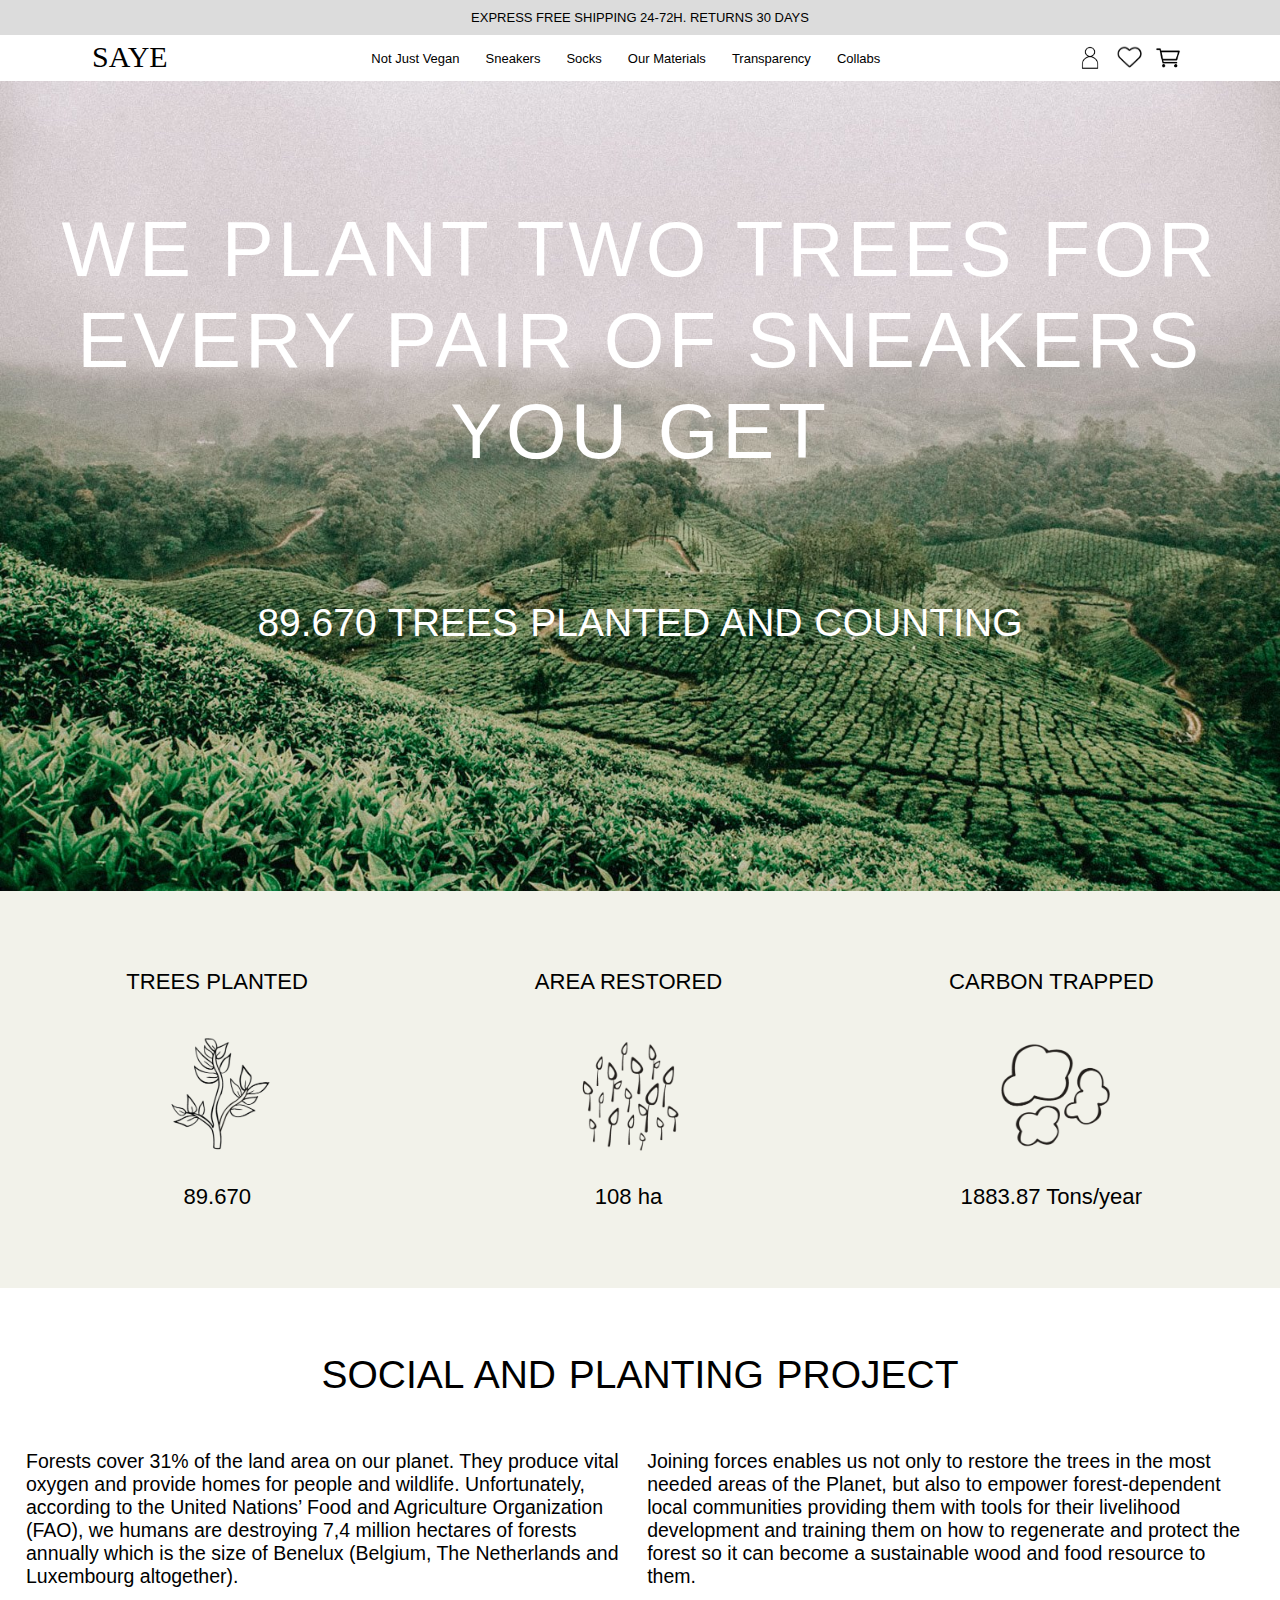
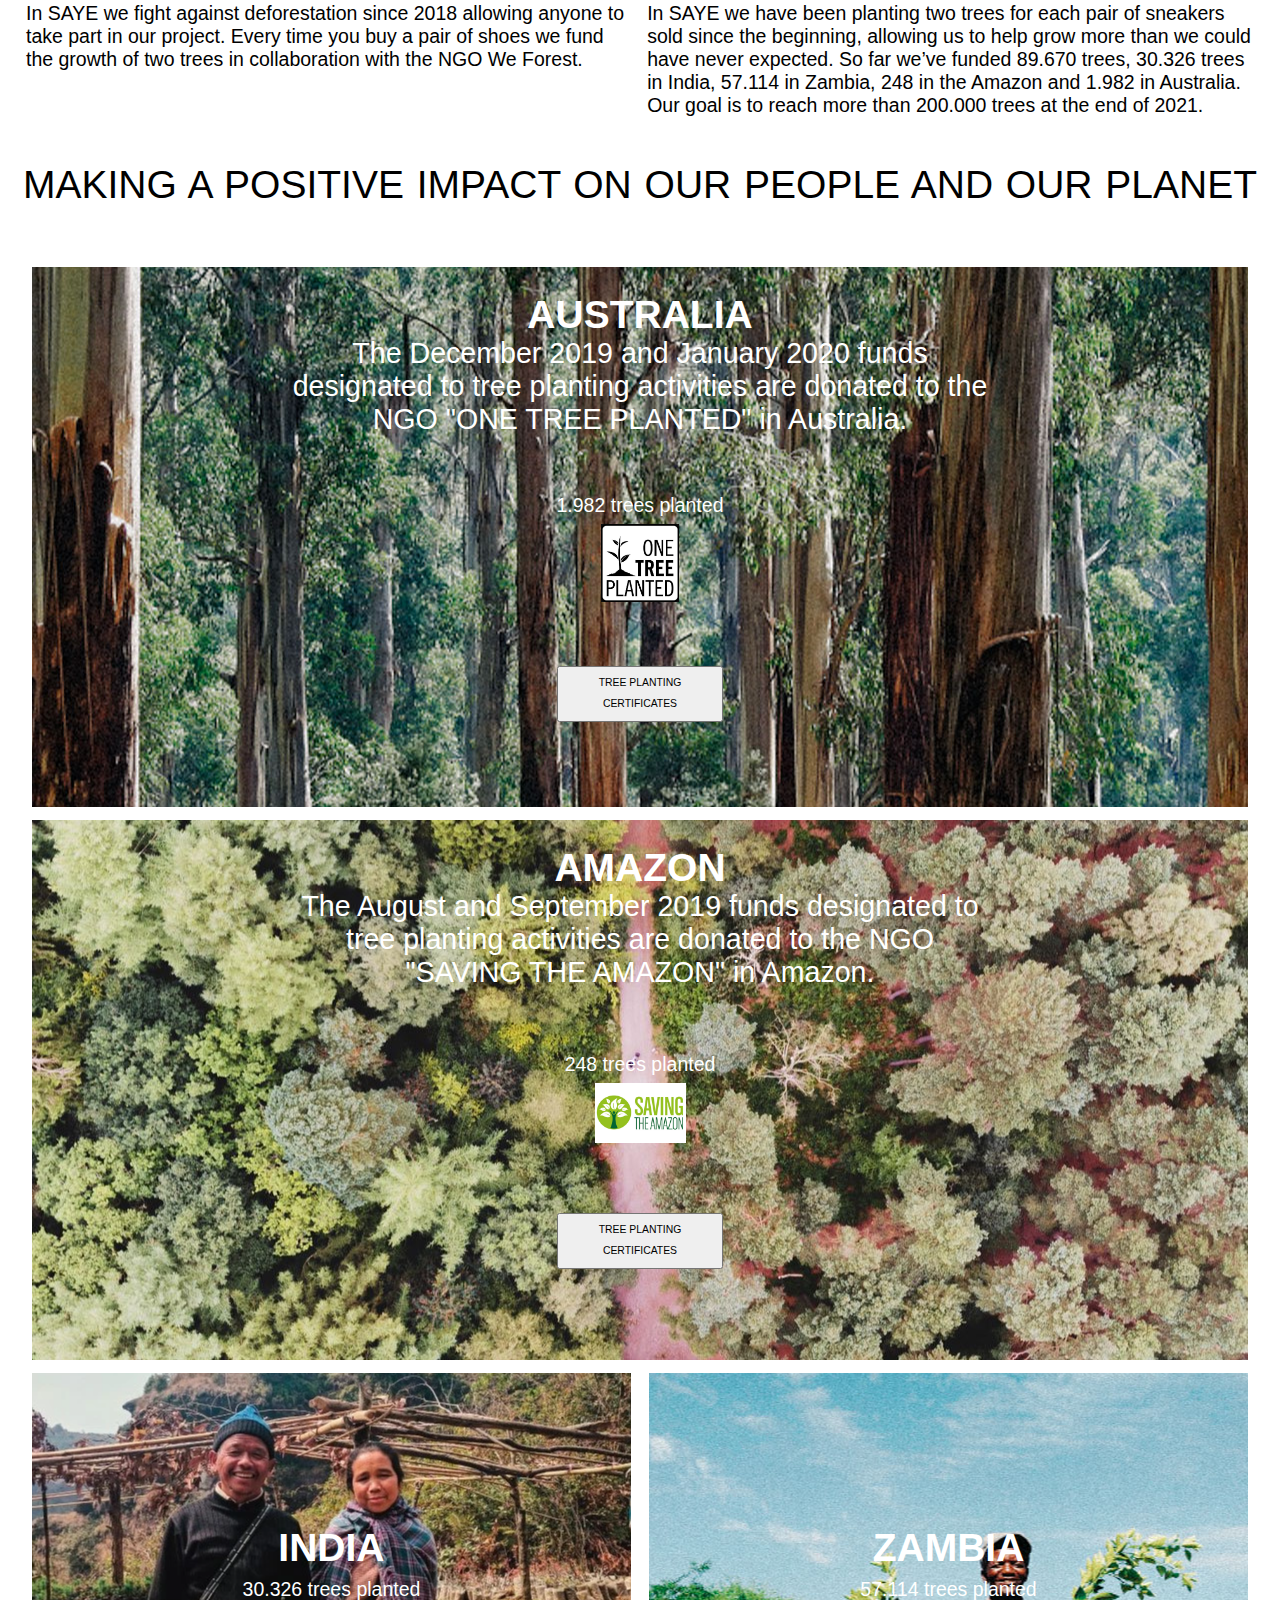
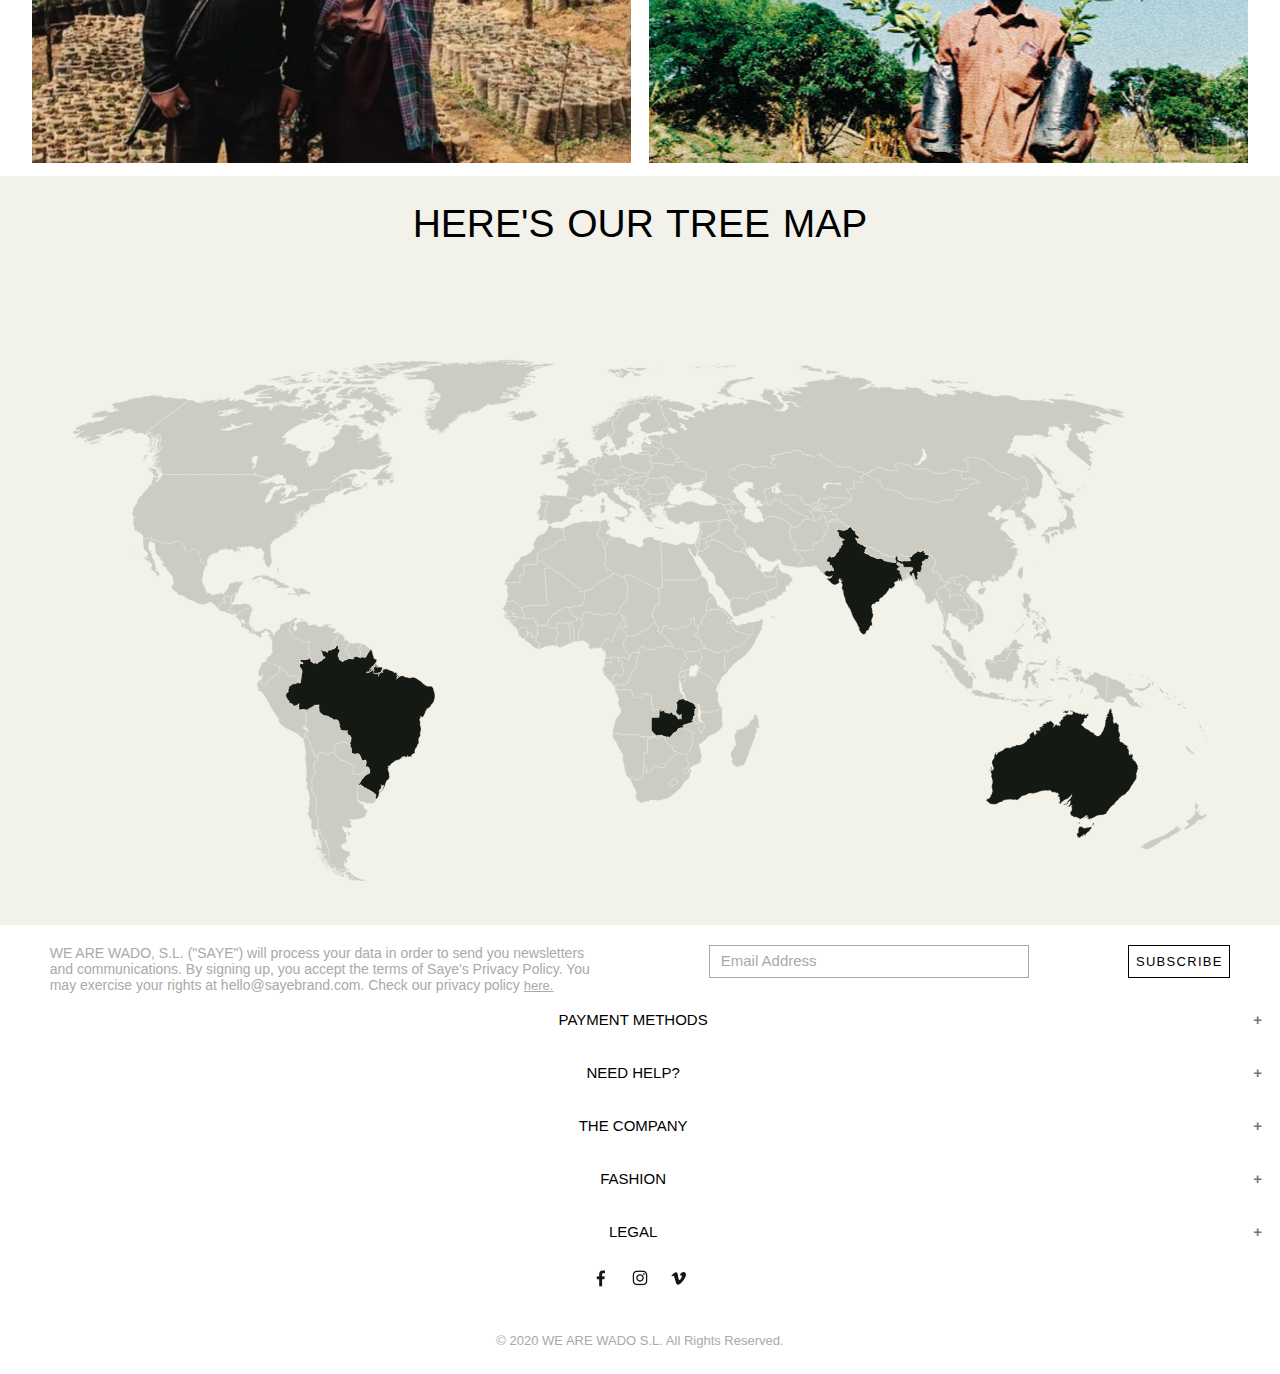
<file: reforestation.html>
<!doctype html>
<html lang="en">
	
<head>
	<meta charset="UTF-8">
	<meta name="author" content="Merel Thuis">
	<meta name="viewport" content="width=device-width, initial-scale=1">
	
	<title>SAYE</title>
	
	<link href="styles/style.css" rel="stylesheet">
</head>

<body>

<header>
   
   <p>EXPRESS FREE SHIPPING 24-72H. RETURNS 30 DAYS</p>
 
   <div>
    <a href="home.html">SAYE</a>  
  
    <nav>
        <button></button>
        <ul>
            <li>Not Just Vegan</li>
            <li>Sneakers</li>
            <li>Socks</li>
            <li>Our Materials</li>
            <li>Transparency</li>
            <li>Collabs</li>
        </ul>
    </nav>

    <nav>
        <ul>        
            <li></li>
            <li></li>
            <li></li>
        </ul>
    </nav>
  </div> 
     
</header>

<main>
         
    <div>
        <h2>WE PLANT TWO TREES FOR EVERY PAIR OF SNEAKERS YOU GET</h2>
        <h3>89.670 TREES PLANTED AND COUNTING</h3>
    </div>  
    
    <div>
        <ul>
           <li>
            <h4>TREES PLANTED</h4>
            <p>89.670</p>
           </li>
           <li>
            <h4>AREA RESTORED</h4>
            <p>108 ha</p>
           </li>
           <li>
            <h4>CARBON TRAPPED</h4>
            <p>1883.87 Tons/year</p>
           </li>
        </ul>
    </div>  
    
    <article>
        <h4>SOCIAL AND PLANTING PROJECT</h4>
        <p>Forests cover 31% of the land area on our planet. They produce vital oxygen and provide homes for people and wildlife. Unfortunately, according to the United Nations’ Food and Agriculture Organization (FAO), we humans are destroying 7,4 million hectares of forests annually which is the size of Benelux (Belgium, The Netherlands and Luxembourg altogether).</p>
        <p>In SAYE we fight against deforestation since 2018 allowing anyone to take part in our project. Every time you buy a pair of shoes we fund the growth of two trees in collaboration with the NGO We Forest.</p>
        <p>Joining forces enables us not only to restore the trees in the most needed areas of the Planet, but also to empower forest-dependent local communities providing them with tools for their livelihood development and training them on how to regenerate and protect the forest so it can become a sustainable wood and food resource to them.</p>
        <p>In SAYE we have been planting two trees for each pair of sneakers sold since the beginning, allowing us to help grow more than we could have never expected. So far we’ve funded 89.670 trees, 30.326 trees in India, 57.114 in Zambia, 248 in the Amazon and 1.982 in Australia. Our goal is to reach more than 200.000 trees at the end of 2021.</p>
    </article>
   
    <section>
        <h3>MAKING A POSITIVE IMPACT ON OUR PEOPLE AND OUR PLANET</h3>
    </section>
    
   
    <ul class="countries">
        <li id="australia">
            <h3>AUSTRALIA</h3>
            <p>The December 2019 and January 2020 funds designated to tree planting activities are donated to the NGO "ONE TREE PLANTED" in Australia.</p>
            <p>1.982 trees planted</p>
            <img src="images/australiabutton.jpg" alt="one tree planted" />
            <button>TREE PLANTING CERTIFICATES</button>
        </li>
        <li id="amazon">
            <h3>AMAZON</h3>
            <p>The August and September 2019 funds designated to tree planting activities are donated to the NGO "SAVING THE AMAZON" in Amazon.</p>
            <p>248 trees planted</p>
            <img src="images/amazonbutton.png" alt="saving the amazon" />
            <button>TREE PLANTING CERTIFICATES</button>
        </li>
        <li id="india">
            <h3>INDIA</h3>
            <p>30.326 trees planted</p>
        </li>
        <li id="zambia">
            <h3>ZAMBIA</h3>
            <p>57.114 trees planted</p>
        </li>
    </ul>
     
    
    <div>
        <h4>HERE'S OUR TREE MAP</h4>
        <img src="images/map.svg" alt="map of world" />
    </div>

</main>

		
<footer>

    <form>
        <p>WE ARE WADO, S.L. ("SAYE") will process your data in order to send you newsletters and communications. By signing up, you accept the terms of Saye's Privacy Policy. You may exercise your rights at hello@sayebrand.com. Check our privacy policy <a href=..>here.</a></p>
        <input type="email" name="Email Address"  placeholder=" Email Address"/> 
        <input type="submit" value="SUBSCRIBE"/>
    </form>
    
    <div class="FAQ">
        
        <button class="accordion">PAYMENT METHODS</button>
            <ul class="panel">
                <li></li>
                <li></li>
                <li></li>
                <li></li>
                <li></li>
                <li></li>
                <li></li>
            </ul>
        
        <button class="accordion">NEED HELP&#63;</button>
            <ul class="panel">
                <li>RETURNS</li>
                <li>SHIPPING</li>
                <li>MY ORDER</li>
                <li>CONTACT US</li>
                <li>FAQs</li>
            </ul>
        
        <button class="accordion">THE COMPANY</button>
            <ul class="panel">
                <li>TEAM</li>
                <li>PRESS</li>
                <li>STORES</li>
                <li>SAYE BLOG</li>
                <li>SNEAKERS</li>
                <li>GIFT CARD</li>
            </ul>
        
        <button class="accordion">FASHION</button>
            <ul class="panel">
                <li>COLLABS</li>
                <li>LOOKBOOKS</li>
                <li>FASHION FILM</li>
            </ul>
        
        <button class="accordion">LEGAL</button>
            <ul class="panel">
                <li>COOKIES</li>
                <li>PRIVACY POLICY</li>
                <li>TERMS AND CONDITIONS</li>
            </ul>
    </div>    
    
    <ul class="socials">
        <li><img src="images/fb.png" alt="facebook"/> </li>
        <li><img src="images/insta.png" alt="instagram"/> </li>
        <li><img src="images/vimeo.png" alt="vimeo"/> </li>
    </ul>
    
    <p class="copyright"> &copy; 2020 WE ARE WADO S.L. All Rights Reserved.</p>
    
</footer>
	
	<script src="scripts/script.js"></script>

</body>
	
</html>
</file>
<file: styles/style.css>
/* CSS Document */
*, *::after, *::before {
  box-sizing:border-box;  
}

* {
    font-family: "Source Sans Pro", sans-serif;
    margin:0;
    font-size:13px;
}

ul {
    list-style: none;
    margin:0;
    padding:0;
}

/*/// HEADER ///*/
/*/// NAVIGATIEBALK ///*/
header {
    position:sticky;
    width: 100%;
    top:0;
    left:0; right:0;
    z-index:5;
    background-color:white;
}

header p {
    background-color:gainsboro;
    text-align: center;
    padding: .75em;
}

header div {
    display: flex;
    flex-wrap: nowrap;
    justify-content: space-around;
    background-color:white;
    margin: 5px 0;
}

/*///HAMBURGER///*/

header div nav:first-of-type button:first-of-type {
    position: relative;
    background-image:url('../images/hamburger.png');
    z-index: 10;
    background-color: white;
    background-position: center;
    background-size:auto 2em;
    background-repeat: no-repeat;
    cursor:pointer;
    width: 40px;
    height: 20px;
    border:none;
    margin-top: 9px
    }

header div nav:first-of-type ul {
    margin:0; padding: 6em 0 0;
    background-color:white;
    position: fixed;
    top:0; left:0;
    width: 70%;
    height: 100%;
    text-align: left;
    transform: translateX(-100%);
    transition:.5s;
}

header div nav:first-of-type ul.toonMenu {
    transform: translateX(0);
}

header div nav:first-of-type ul:first-of-type li {
    padding:.5em;
    margin-left: 1em;
}

header div nav:first-of-type ul:first-of-type li:hover {
    cursor: pointer;
    color: gainsboro;
}

nav:first-of-type {
    order:-1
}


/*///LOGO///*/
header a {
    font-size: 30px;
    font-family: Amer-Stand-Regular;
    color: black;
    text-decoration: none;
}


/*///PROFIEL-CART///*/
header nav:nth-of-type(2) ul {
    display: flex;
    flex-wrap: nowrap;
    justify-content: space-around;
}

header nav:nth-of-type(2) ul li:first-of-type {
    background-image: url('../images/profile.png');
    background-size:auto 30px;
    margin-top: 4px;
    }
header nav:nth-of-type(2) ul li:nth-of-type(2) {
    background-image: url('../images/hart.png');
    background-size:auto 40px;
    margin-top: 4px;
}
header nav:nth-of-type(2) ul li:last-of-type {
    background-image: url('../images/wishlist.png');
    background-size:auto 30px;
    margin-top: 4px;
}

header nav:nth-of-type(2) ul li {
    padding:.25em;
    height: 2.5em;
    width: 3em;
    background-size:auto 2em;
    background-position:center;
    background-repeat: no-repeat;
    text-align: center;
    font-size:1em;
}

/*/// MAIN ///*/

main div:first-of-type {
    background-image:url('../images/reforestationheader.jpeg');
    position: relative;
    display: flex;
    flex-wrap: wrap;
    justify-content: center;
    align-items: center;
    min-height: 90vh;
    width: 100%;
    margin:0; padding:0;
    background-size: cover;
    word-spacing: .1em;
}

main div:first-of-type h2 {
    font-size:3em;
    left:1em; right:1em;
    color:white;
    letter-spacing: .05em;
    text-align: center;
    font-weight: normal;
}

main div:first-of-type h3 {
    color:white;
    font-size:1.75em;
    text-align: center;
    font-weight: normal;
    margin-bottom: auto;
}

/*/// INFOGRAPHIC ///*/
div:nth-of-type(2) {
    background-color: #F2F2EA;
    text-align: center;
    padding: 1em 1em 2em 1em;
}

div:nth-of-type(2) h4 {
    font-weight: normal;
    font-size: 1.5em;
}

div:nth-of-type(2) li:nth-of-type(1) {
    background-image:url('../images/treesplanted.png');}
div:nth-of-type(2) li:nth-of-type(2) {
    background-image: url('../images/arearestored.png');}
div:nth-of-type(2) li:nth-of-type(3) {
    background-image: url('../images/carbontrapped.png');}

div:nth-of-type(2) li {
    position: relative;
    height: 15em;
    padding:.5em;
    margin-top: 1.5em;
    background-size: auto 12em;
    background-position: center 1em;
    background-repeat: no-repeat;
}

div:nth-of-type(2) li p {
    position: absolute;
    font-size: 1.5em;
    bottom:5%; left: 0; right: 0;
}

/*/// EERSTE ARTIKEL ///*/
article {
    position: relative;
    padding:2em;
    display: grid;
}

article h4 {
    text-align: center;
    padding:1em 0;
    font-weight: normal;
    font-size: 1.5em;
    word-spacing: .05em;
}

article p {
    font-size: 18px;
}

article p+p {
    margin-top: .5em;
}

/*/// QUOTE ///*/
section {
    text-align: center;
    padding: 1em;
}

section h3 {
    font-weight: normal;
    font-size: 1.5em;
    word-spacing: .05em;
}

/*/// LANDEN ///*/
.countries {
    position: relative;
    display: grid;
    padding-top: 3em;
    width: 95%;
    margin-left: 2.5%;
}

/* alle koppen in de afbeeldingen */


.countries li {
    display: flex;
    flex-direction: column;
    justify-content: center;
    align-items: center;
    color:white;
    text-align: center;
    width: 90%;
    padding: 2em;
}

/* marge tussen de li's */
.countries li+li {
    margin-top: 1em;
}

#australia {
    background-image: url('../images/australia.webp');
    background-position: center;
    min-height: 60vh;
    width: 100%;
    position: relative;
    transition: 0.3s;
}

#australia:hover, #amazon:hover, #india:hover, #zambia:hover {
    transform: translatey(-5px);
    transition: 0.3s;
}

.countries h3 {
    font-size: 3em;
}

/* positionering paragrafen */
.countries li:first-of-type p:first-of-type, .countries li:nth-of-type(2) p:first-of-type {
    font-size: 1.5em;
    margin-bottom: auto;
    width: 80%;
}

/* positionering paragrafen */
.countries li:first-of-type p:last-of-type, .countries li:nth-of-type(2) p:last-of-type {
    font-size: 1.5em;
}

/* afbeeldingen boven de buttons */
.countries img {
    width: 6em;
    margin-bottom: auto;
    margin-top: .5em;
}

#amazon img {
    width: 7em;
    margin-top: .5em;
}


#amazon {
    background-image: url('../images/amazon.webp');
    background-position: center;
    min-height: 60vh;
    width: 100%;
    position: relative;
    transition: 0.3s;
}

/* buttons in eerste twee afbeeldingen */
.countries button {
    font-size:.8em;
    width: 16em;
    padding:.5em;
    line-height: 2em;
    margin-top: .5em;
    margin-bottom: auto;
}

/* laatste twee li's */
#india {
    background-image: url('../images/india.webp');
    background-repeat: no-repeat;
    margin-bottom: 1em;
    transition: 0.3s;
}

#india h3, #zambia h3 {
    margin-top: auto;
}

#zambia {
    background-image: url('../images/zambia.webp');
    background-repeat: no-repeat;
    margin-bottom: 1em;
    transition: 0.3s;
}

.countries li:nth-of-type(3), .countries li:last-of-type {
    background-position: center;
    height: 50vh;
    width: 100%;
    position: relative;
}

.countries li:nth-of-type(3) p, .countries li:last-of-type p {
/*    position: absolute;*/
    font-size: 1.5em;
    line-height: 2em;
    max-width: 30em;
    width: 100%;
    margin-bottom: auto;
}

/*/// WERELDKAART ///*/
main div:last-of-type {
    text-align: center;
    padding: 2em;
    padding-bottom: 2em;
    background-color: #F2F2EA;
}

main div:last-of-type h4 {
    padding:0 0 2em 0;
    font-weight: normal;
    font-size: 1.5em;
    word-spacing: .05em;
}



/*/// FOOTER ///*/
/*// Form //*/
form {
    display: flex;
    flex-direction: column;
    align-items: stretch;
}

form p {
    color:darkgray;
    text-align: center;
    font-weight: lighter;
    margin:10px;
    font-size:14px;
}

form a {
    color:darkgray;
}

input {
    margin: 8px;
    padding:.5em;
}

input[type="email"] {
    border: solid 1px darkgray;
    padding-top: 7px;
}

::placeholder {
    color:darkgray;
    font-size: 15px;
    font-weight: lighter;
}

input[type="submit"] {
    background-color: white;
    border: solid 1px black;
    padding: .7em;
    margin-top: 2px;
    font-size: 18px;
    font-weight: lighter;
    letter-spacing: .1em;
}

input[type="submit"]:hover {
    background-color: black;
    color: white;
}


/*// FAQ //*/

.FAQ li {
    text-align: center;
    padding:.5em;
}

.FAQ ul:first-of-type {
    display: flex;
    flex-wrap: wrap;
    justify-content: space-around;
}

.FAQ ul:first-of-type li {
    background-repeat: no-repeat;
    background-position: center center;
    background-size: 4em auto;
    height: 3em;
    min-width: 4em;
}

.FAQ ul:first-of-type li:first-of-type {
    background-image: url('../images/shopify.png');
}

.FAQ ul:first-of-type li:nth-of-type(2) {
    background-image: url('../images/aes.png');
}

.FAQ ul:first-of-type li:nth-of-type(3) {
    background-image: url('../images/paypal.png');
}

.FAQ ul:first-of-type li:nth-of-type(4) {
    background-image: url('../images/visa.png');
}

.FAQ ul:first-of-type li:nth-of-type(5) {
    background-image: url('../images/mastercard.png');
}

.FAQ ul:first-of-type li:nth-of-type(6) {
    background-image: url('../images/discover.png');
}

.FAQ ul:first-of-type li:last-of-type {
    background-image: url('../images/american%20express.png');
}

.accordion {
  background-color: white;
  color: black;
  cursor: pointer;
  padding: 18px;
  width: 100%;
  border:none;
  text-align: center;
  outline: none;
  font-size: 15px;
  transition: 0.4s;
}

.active, .accordion:hover {
  background-color: none;
}

.accordion:after {
  content: '\002B';
  color: #777;
  font-weight: bold;
  float: right;
  margin-left: 5px;
}

.active:after {
  content: "\2212";
}

.panel {
  color: #ccc;
  padding: 0 18px;
  background-color: white;
  max-height: 0;
  overflow: hidden;
  transition: max-height 0.2s ease-out;
}

/*// Socials //*/

.socials li {
    position: absolute;
    width: 1.5em;
    height: 1.5em;
    display: inline-block;    
}

.socials li:first-of-type {
    left: calc(50% - 3.75em);
}

.socials li:nth-of-type(2) {
    left: calc(50% - .75em);
}

.socials li:last-of-type {
    left: calc(50% + 2.25em);
}

.socials img {
    width: 1.5em;
    height: 1.5em;
}

.socials {
    position: relative;
    display: flex;
    flex-wrap: nowrap;
    margin-top: 10px; 
}

/*// Disclaimer //*/

footer p.copyright {
    text-align: center;
    color:darkgray;
    margin:5em 0 2em 0;
}



@media (min-width: 375px) {
    .countries li:first-of-type p:first-of-type, .countries li:nth-of-type(2) p:first-of-type {
        font-size: 1.7em;
        top:5em;
    }
}


/*/// RESPONSIVENESS ///*/
@media (min-width: 540px) {
    
}

@media (min-width: 768px) {
    .countries {
        grid-template-columns: repeat(2, 1fr);
        grid-column-gap: 1.4em;
    }
    
    #australia, #amazon {
        min-height: 60vh;
        height: auto;
        grid-column: span 2;
    }
    
    #india, #zambia {
        min-height: 25em;
    }
    
    .countries li:first-of-type p:first-of-type, .countries li:nth-of-type(2) p:first-of-type {
        font-size: 2.2em;
        top:4em;
        width: 60%;
        left: calc(50% - 30%);
    }
    
    .countries li:nth-of-type(3), .countries li:last-of-type {
        min-height: 30vh;
        height: auto;
    }
    
    div:nth-of-type(2) ul{
        display: flex;
        flex-wrap: wrap;
        margin: 3em 0;
    }
    
    div:nth-of-type(2) li{
        flex-grow: 1;
    }
    
    article {
        grid-template-columns: repeat(2, 1fr);
        grid-gap: 1.1em;
}
    
    article h4 {
        font-size: 2.5em;
        grid-column: span 2;
}
    
    
    article p:nth-of-type(2) {
        grid-column: 1 / 2;
        grid-row: 3 / 4;
    }
    
    article p {
        font-size: 1.5em;
    }
    
    article p+p {
        margin-top: 0;
    }
    
    section h3 {
        font-size: 2.5em;
        line-height: 1.5em;
    }
    
    main div:first-of-type h2 {
        font-size: 6em;
        top:18%;
    }
    
    main div:first-of-type h3 {
        font-size: 3em;
        top: 75%;
    }
    
    main div:last-of-type h4 {
        font-size: 2.5em;
    }
}

@media (min-width: 1024px) {
    main div:first-of-type h3 {
        font-size: 3em;
        top: 50%;
    }
    
    div:nth-of-type(2) li {
        height: 20em;
        background-position: center 4em;
}
    
    div:nth-of-type(2) h4 {
        font-size: 1.7em;
}
    
    div:nth-of-type(2) li p {
        font-size: 1.7em;
}
    
    article h4 {
        font-size: 3em;
}
    
    section h3 {
        font-size: 3em;
}
    
    #australia {
        height: 35vh;
}
    
    #amazon {
        height: 35vh;
}
    
    #india, #zambia {
        min-height: 30em;
    }
    
    main div:last-of-type h4 {
        font-size: 3em;
}
    
    header div nav:first-of-type ul {
        transform:translatex(0);
        position:static;
        display:flex;
        padding:0;
        width: 100%;
}
    
    header div nav:first-of-type li{
        flex-grow:1;
        margin-top: 1%;
    }
    
    header div nav:first-of-type button:first-of-type {
        display: none;
    }
    
    nav:first-of-type {
        order:0;    
    } 
    
    form {
        flex-flow: row wrap;
        justify-content: space-around;
        align-items: stretch;
        margin-top: 20px;
    }
    
    form p {
        max-width: 40em;
        text-align: left;
        margin: 0;
    }
    
    input {
        max-height: 2.5em;
    }

    input[type="email"] {
        margin: 0;
        min-width: 25%;
        
    }

    input[type="submit"] {
        font-size: 1em;
        padding: 0 .5em;
        margin: 0;
    }
}

@media (min-width: 1500px) {
    main {
        margin-left: 15%;
        margin-right: 15%;
    }
}
</file>
